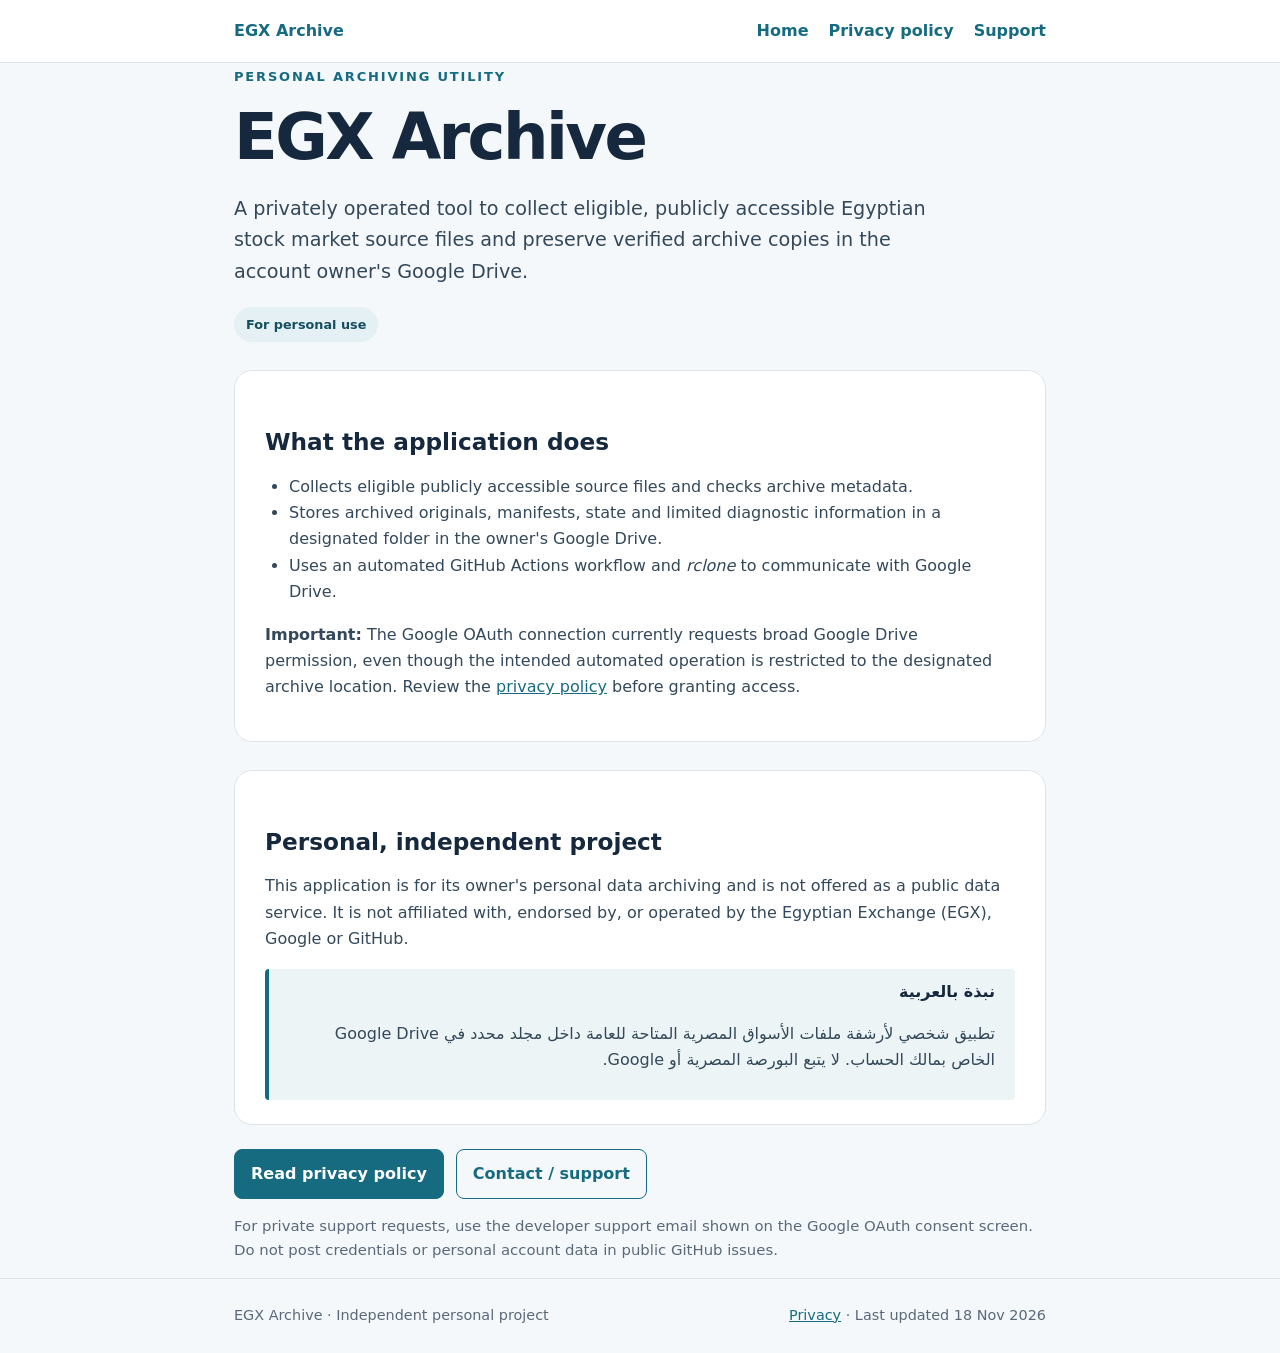
<file: index.html>
<!doctype html>
<html lang="en"><head><meta charset="utf-8"><meta name="viewport" content="width=device-width,initial-scale=1"><meta name="robots" content="index,follow"><title>EGX Archive — Personal Google Drive Archiving</title><meta name="description" content="Information and privacy policy for the EGX Archive personal archiving application."><link rel="stylesheet" href="styles.css"></head>
<body><header><div class="wrap"><nav aria-label="Main navigation"><a href="./">EGX Archive</a><div class="links"><a href="./">Home</a><a href="privacy.html">Privacy policy</a><a href="https://github.com/hamadapop-cloud/egx-archive-oauth-site/issues">Support</a></div></nav></div></header>
<main class="wrap"><span class="eyebrow">Personal archiving utility</span><h1>EGX Archive</h1><p class="lead">A privately operated tool to collect eligible, publicly accessible Egyptian stock market source files and preserve verified archive copies in the account owner's Google Drive.</p><span class="pill">For personal use</span>
<div class="panel"><h2>What the application does</h2><ul><li>Collects eligible publicly accessible source files and checks archive metadata.</li><li>Stores archived originals, manifests, state and limited diagnostic information in a designated folder in the owner's Google Drive.</li><li>Uses an automated GitHub Actions workflow and <em>rclone</em> to communicate with Google Drive.</li></ul><p><strong>Important:</strong> The Google OAuth connection currently requests broad Google Drive permission, even though the intended automated operation is restricted to the designated archive location. Review the <a href="privacy.html">privacy policy</a> before granting access.</p></div>
<div class="panel"><h2>Personal, independent project</h2><p>This application is for its owner's personal data archiving and is not offered as a public data service. It is not affiliated with, endorsed by, or operated by the Egyptian Exchange (EGX), Google or GitHub.</p><div class="ar" lang="ar"><strong>نبذة بالعربية</strong><p>تطبيق شخصي لأرشفة ملفات الأسواق المصرية المتاحة للعامة داخل مجلد محدد في Google Drive الخاص بمالك الحساب. لا يتبع البورصة المصرية أو Google.</p></div></div>
<div class="actions"><a class="button primary" href="privacy.html">Read privacy policy</a><a class="button" href="https://github.com/hamadapop-cloud/egx-archive-oauth-site/issues">Contact / support</a></div>
<p class="quiet">For private support requests, use the developer support email shown on the Google OAuth consent screen. Do not post credentials or personal account data in public GitHub issues.</p></main>
<footer><div class="wrap"><span>EGX Archive · Independent personal project</span><span><a href="privacy.html">Privacy</a> · Last updated 18 Nov 2026</span></div></footer></body></html>
</file>
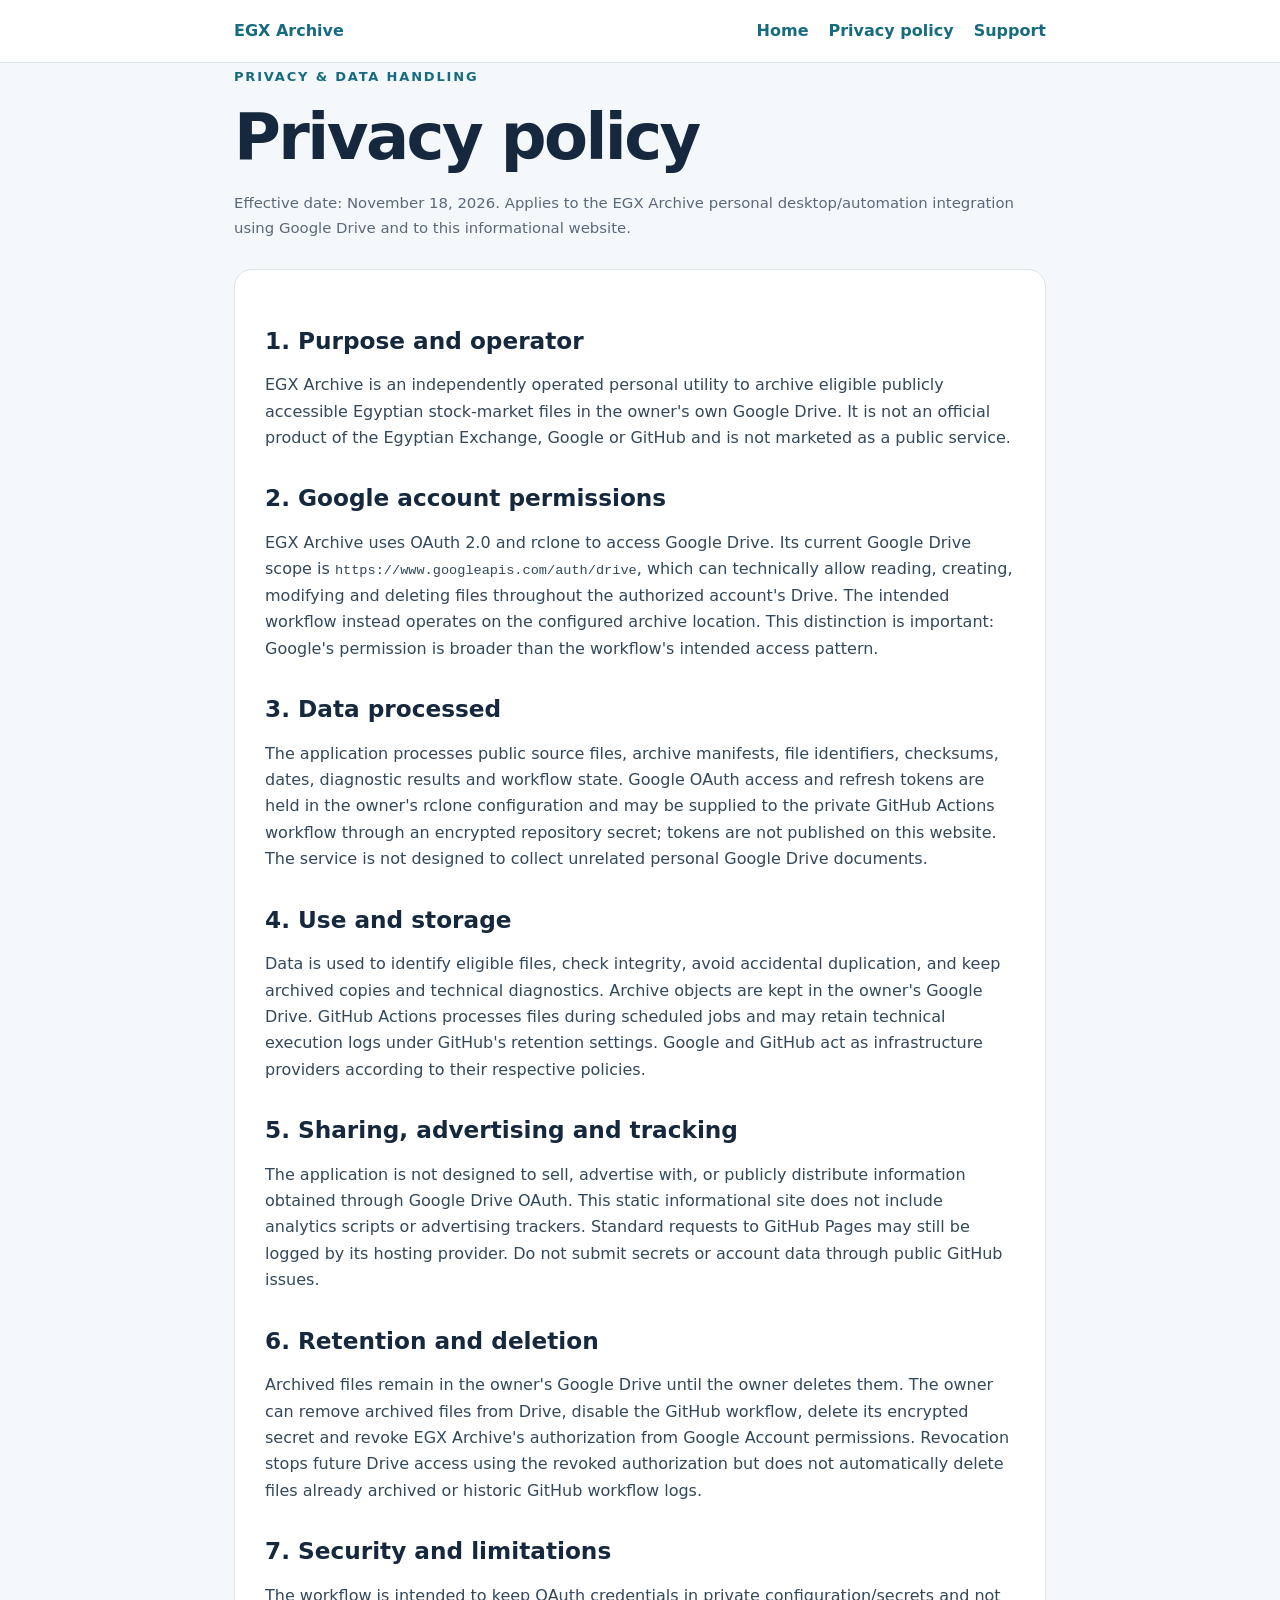
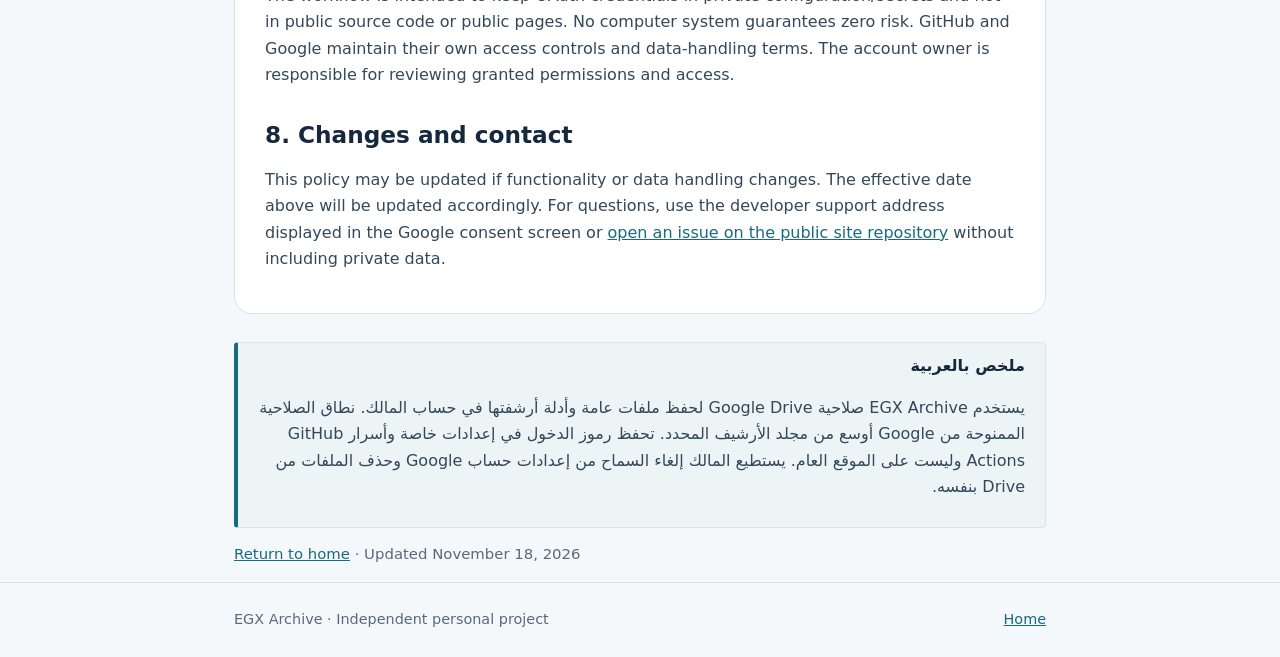
<file: privacy.html>
<!doctype html>
<html lang="en"><head><meta charset="utf-8"><meta name="viewport" content="width=device-width,initial-scale=1"><title>Privacy Policy — EGX Archive</title><meta name="description" content="Privacy policy explaining EGX Archive's Google Drive access, storage, retention and deletion."><link rel="stylesheet" href="styles.css"></head>
<body><header><div class="wrap"><nav aria-label="Main navigation"><a href="./">EGX Archive</a><div class="links"><a href="./">Home</a><a href="privacy.html" aria-current="page">Privacy policy</a><a href="https://github.com/hamadapop-cloud/egx-archive-oauth-site/issues">Support</a></div></nav></div></header>
<main class="wrap"><span class="eyebrow">Privacy &amp; data handling</span><h1>Privacy policy</h1><p class="quiet">Effective date: November 18, 2026. Applies to the EGX Archive personal desktop/automation integration using Google Drive and to this informational website.</p>
<div class="panel"><h2>1. Purpose and operator</h2><p>EGX Archive is an independently operated personal utility to archive eligible publicly accessible Egyptian stock-market files in the owner's own Google Drive. It is not an official product of the Egyptian Exchange, Google or GitHub and is not marketed as a public service.</p>
<h2>2. Google account permissions</h2><p>EGX Archive uses OAuth 2.0 and rclone to access Google Drive. Its current Google Drive scope is <code>https://www.googleapis.com/auth/drive</code>, which can technically allow reading, creating, modifying and deleting files throughout the authorized account's Drive. The intended workflow instead operates on the configured archive location. This distinction is important: Google's permission is broader than the workflow's intended access pattern.</p>
<h2>3. Data processed</h2><p>The application processes public source files, archive manifests, file identifiers, checksums, dates, diagnostic results and workflow state. Google OAuth access and refresh tokens are held in the owner's rclone configuration and may be supplied to the private GitHub Actions workflow through an encrypted repository secret; tokens are not published on this website. The service is not designed to collect unrelated personal Google Drive documents.</p>
<h2>4. Use and storage</h2><p>Data is used to identify eligible files, check integrity, avoid accidental duplication, and keep archived copies and technical diagnostics. Archive objects are kept in the owner's Google Drive. GitHub Actions processes files during scheduled jobs and may retain technical execution logs under GitHub's retention settings. Google and GitHub act as infrastructure providers according to their respective policies.</p>
<h2>5. Sharing, advertising and tracking</h2><p>The application is not designed to sell, advertise with, or publicly distribute information obtained through Google Drive OAuth. This static informational site does not include analytics scripts or advertising trackers. Standard requests to GitHub Pages may still be logged by its hosting provider. Do not submit secrets or account data through public GitHub issues.</p>
<h2>6. Retention and deletion</h2><p>Archived files remain in the owner's Google Drive until the owner deletes them. The owner can remove archived files from Drive, disable the GitHub workflow, delete its encrypted secret and revoke EGX Archive's authorization from Google Account permissions. Revocation stops future Drive access using the revoked authorization but does not automatically delete files already archived or historic GitHub workflow logs.</p>
<h2>7. Security and limitations</h2><p>The workflow is intended to keep OAuth credentials in private configuration/secrets and not in public source code or public pages. No computer system guarantees zero risk. GitHub and Google maintain their own access controls and data-handling terms. The account owner is responsible for reviewing granted permissions and access.</p>
<h2>8. Changes and contact</h2><p>This policy may be updated if functionality or data handling changes. The effective date above will be updated accordingly. For questions, use the developer support address displayed in the Google consent screen or <a href="https://github.com/hamadapop-cloud/egx-archive-oauth-site/issues">open an issue on the public site repository</a> without including private data.</p></div>
<div class="ar panel" lang="ar"><strong>ملخص بالعربية</strong><p>يستخدم EGX Archive صلاحية Google Drive لحفظ ملفات عامة وأدلة أرشفتها في حساب المالك. نطاق الصلاحية الممنوحة من Google أوسع من مجلد الأرشيف المحدد. تحفظ رموز الدخول في إعدادات خاصة وأسرار GitHub Actions وليست على الموقع العام. يستطيع المالك إلغاء السماح من إعدادات حساب Google وحذف الملفات من Drive بنفسه.</p></div>
<p class="quiet"><a href="./">Return to home</a> · Updated November 18, 2026</p></main><footer><div class="wrap"><span>EGX Archive · Independent personal project</span><span><a href="./">Home</a></span></div></footer></body></html>
</file>
<file: styles.css>
:root{color-scheme:light;--ink:#15283d;--muted:#59697a;--line:#dbe4e9;--accent:#176b81;--bg:#f5f8fa;--card:#fff}*{box-sizing:border-box}body{margin:0;background:var(--bg);font:16px/1.65 system-ui,-apple-system,"Segoe UI",Arial,sans-serif;color:var(--ink)}a{color:var(--accent)}a:hover{text-decoration-thickness:2px}.wrap{max-width:860px;padding:0 24px;margin:auto}header{border-bottom:1px solid var(--line);background:var(--card)}nav{display:flex;justify-content:space-between;align-items:center;gap:16px;padding:18px 0}nav a{text-decoration:none;font-weight:600}nav .links{display:flex;gap:20px;flex-wrap:wrap}main{padding:60px 0 72px}.eyebrow{font-size:13px;letter-spacing:.14em;font-weight:750;text-transform:uppercase;color:var(--accent)}h1{font-size:clamp(2.3rem,6vw,4rem);line-height:1.12;letter-spacing:-.04em;margin:12px 0 18px}h2{font-size:1.45rem;line-height:1.32;margin:32px 0 10px}h3{font-size:1.05rem;margin-bottom:6px}p,li{color:#33485a}ul{padding-left:24px}.lead{font-size:1.2rem;max-width:700px}.panel{background:var(--card);border:1px solid var(--line);border-radius:18px;padding:24px 30px;margin-top:28px}.quiet{color:var(--muted);font-size:.93rem}.pill{background:#e4f0f4;color:#164f60;border-radius:100px;padding:7px 12px;font-size:.8rem;font-weight:700;display:inline-block}.actions{display:flex;gap:12px;flex-wrap:wrap;margin-top:24px}.button{display:inline-block;padding:11px 16px;border:1px solid var(--accent);border-radius:8px;text-decoration:none;font-weight:650}.button.primary{background:var(--accent);color:white}footer{border-top:1px solid var(--line);padding:25px 0;color:var(--muted);font-size:.9rem}footer .wrap{display:flex;justify-content:space-between;gap:14px;flex-wrap:wrap}.ar{direction:rtl;text-align:right;border-left:4px solid var(--accent);padding:10px 20px;background:#ecf4f6;border-radius:4px}code{font-size:.85em;overflow-wrap:anywhere}@media(max-width:520px){main{padding:40px 0}.panel{padding:21px}nav{align-items:flex-start;flex-direction:column}}
</file>
